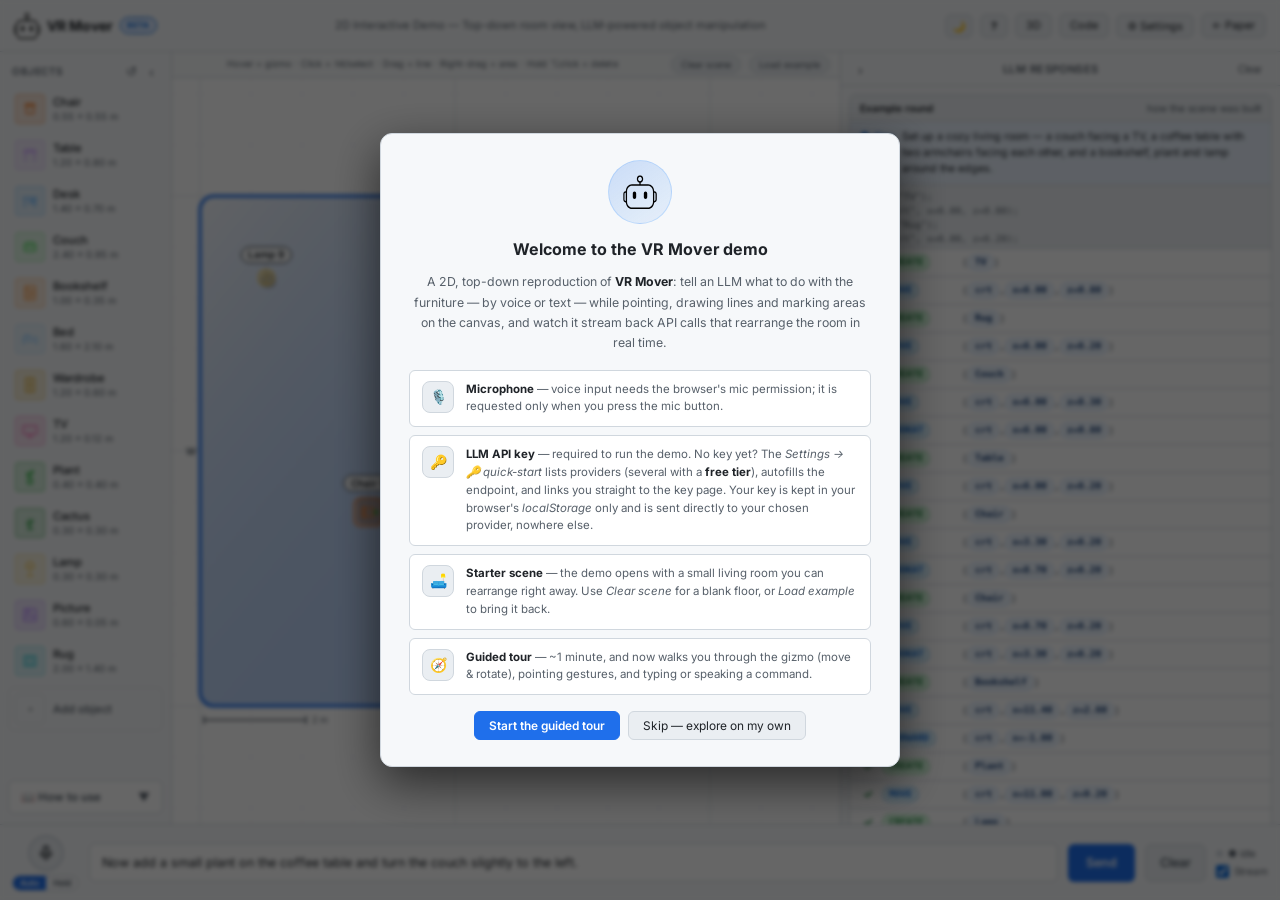
<file: demo.html>
<!DOCTYPE html>
<html lang="en">
<head>
  <meta charset="UTF-8">
  <meta name="viewport" content="width=device-width, initial-scale=1.0, maximum-scale=1.0, user-scalable=no, viewport-fit=cover">
  <meta name="mobile-web-app-capable" content="yes">
  <meta name="apple-mobile-web-app-capable" content="yes">
  <meta name="apple-mobile-web-app-status-bar-style" content="black-translucent">
  <meta name="theme-color" content="#0d1117">
  <title>VR Mover · Interactive 2D Demo</title>
  <link rel="icon" type="image/svg+xml" href="assets/favicon.svg">
  <link rel="preconnect" href="https://fonts.googleapis.com">
  <link rel="preconnect" href="https://fonts.gstatic.com" crossorigin>
  <link href="https://fonts.googleapis.com/css2?family=Inter:wght@300;400;500;600;700&display=swap" rel="stylesheet">
  <link rel="stylesheet" href="js/demo.css?v=17">
  <!-- Apply the saved/system theme before first paint to avoid a flash. Shares
       the localStorage 'theme' key with the project page. -->
  <script>
    (function () {
      var t = localStorage.getItem('theme')
        || (window.matchMedia && window.matchMedia('(prefers-color-scheme: dark)').matches ? 'dark' : 'light');
      document.documentElement.setAttribute('data-theme', t);
    })();
  </script>
</head>
<body>

<!-- ── App root ──────────────────────────────────────────── -->
<div id="app">

  <!-- Header -->
  <header id="header">
    <a class="logo" href="index.html">
      <img src="assets/vr-mover-logo-wo-text.svg" alt="VR Mover logo">
      <span class="logo-text">VR Mover</span>
      <span class="beta-badge" title="This interactive demo is a work-in-progress reproduction">BETA</span>
    </a>
    <span class="subtitle" id="subtitle">2D Interactive Demo — Top-down room view, LLM-powered object manipulation</span>
    <button class="btn btn-icon" id="btn-menu" title="Menu">☰</button>
    <div class="header-actions" id="header-actions">
      <button class="btn btn-icon" id="theme-toggle" title="Toggle light / dark"><span id="theme-icon">🌙</span></button>
      <button class="btn btn-icon" id="btn-help" title="Intro &amp; guided tour">?</button>
      <a href="demo3d.html" class="btn" title="Switch to the 3D perspective demo">3D</a>
      <a href="code/" class="btn">Code</a>
      <button class="btn" id="btn-settings">⚙ Settings</button>
      <a href="index.html" class="btn">← Paper</a>
    </div>
  </header>

  <!-- Edge buttons to re-open a collapsed sidebar -->
  <button id="expand-palette" class="edge-expand edge-expand-l" title="Show objects">›</button>
  <button id="expand-resp" class="edge-expand edge-expand-r" title="Show responses">‹</button>

  <!-- Palette / object catalog -->
  <aside id="palette">
    <div class="palette-head">
      <h3>Objects</h3>
      <div class="ph-actions">
        <button id="palette-restore" title="Restore default catalog">↺</button>
        <button id="palette-collapse" class="side-collapse" title="Collapse sidebar">‹</button>
      </div>
    </div>
    <div id="prefab-list"><!-- populated by JS (objects + Add entry) --></div>
    <div id="instructions" class="palette-instructions">
      <div id="instructions-toggle">
        <span>📖 How to use</span>
        <span class="arrow">▼</span>
      </div>
      <div id="instructions-body">
        <ol>
          <li><strong>Set API key:</strong> open <em>Settings</em> → <em>🔑 quick-start</em> picks a provider (some free) and autofills it; paste your key.</li>
          <li><strong>Hover</strong> an object → gizmo: drag the <em>centre square</em> to move, the <em>green forward handle</em> to rotate (scroll wheel also rotates).</li>
          <li><strong>Click empty floor</strong> → hit-point + <span class="ibadge ibadge-h">h1</span> badge.</li>
          <li><strong>Click object</strong> → select + <span class="ibadge ibadge-o">o1</span>; click again to deselect.</li>
          <li><strong>Left-drag</strong> floor → line <span class="ibadge ibadge-l">l1</span>; <strong>right-drag</strong> → area <span class="ibadge ibadge-a">a1</span>.</li>
          <li><strong>Hold right-click</strong> on object (~0.6 s) → delete (long-press on touch).</li>
          <li><strong>Voice:</strong> <em>Auto</em> = continuous + auto-submit; <em>Hold</em> = push-to-talk.</li>
          <li>Delete a badge with <kbd class="kbd">⌫</kbd> — the canvas marker is removed too.</li>
        </ol>
      </div>
    </div>
    <div class="col-resizer col-resizer-r" id="resize-palette" title="Drag to resize"></div>
  </aside>

  <!-- Canvas area -->
  <main id="canvas-area">
    <!-- Mobile: shows/hides the object drawer (floating top-left pill). -->
    <button id="palette-toggle" title="Show / hide the object list" aria-label="Objects">▦ Objects</button>
    <span class="beta-badge beta-badge-mobile" title="Work-in-progress reproduction">BETA</span>
    <div class="canvas-chrome" id="canvas-chrome">
      <p id="legend">Hover = gizmo · Click = hit/select · Drag = line · Right-drag = area · Hold ⌥click = delete</p>
      <button id="clear-scene" title="Remove every object and marker from the scene">Clear scene</button>
      <button id="load-example" title="Reload the starter living-room scene">Load example</button>
    </div>
    <div class="canvas-viewport" id="canvas-viewport">
      <canvas id="room-canvas"></canvas>
    </div>
  </main>

  <!-- Response panel -->
  <aside id="resp-panel">
    <div class="col-resizer col-resizer-l" id="resize-resp" title="Drag to resize"></div>
    <div id="resp-header">
      <button id="resp-collapse" class="side-collapse" title="Collapse sidebar">›</button>
      <h3>LLM Responses</h3>
      <button id="resp-clear">Clear</button>
    </div>
    <div id="resp-log">
      <div id="resp-placeholder">
        Configure your API key in Settings, then speak or type a command.
      </div>
    </div>
  </aside>

  <!-- Input bar -->
  <div id="input-bar">
    <div id="mic-cluster">
      <button id="stt-btn" title="Microphone">
        <svg viewBox="0 0 24 24" fill="none" stroke="currentColor" stroke-width="2" stroke-linecap="round">
          <rect x="9" y="3" width="6" height="11" rx="3"/>
          <path d="M5 11a7 7 0 0 0 14 0M12 18v3"/>
        </svg>
      </button>
      <div id="voice-mode" title="Voice input mode">
        <button class="vm-btn active" id="vm-auto" data-mode="auto">Auto</button>
        <button class="vm-btn" id="vm-hold" data-mode="hold">Hold</button>
      </div>
    </div>
    <div id="editor-wrap">
      <div id="editor" contenteditable="true" data-placeholder='Type or speak… e.g. "Put a chair here" then click the canvas'></div>
    </div>
    <button id="send-btn" title="Send (Enter)">Send</button>
    <button id="clear-input" title="Clear the message &amp; markers">Clear</button>
    <div id="input-controls">
      <div class="toggle-row">
        <span id="status-dot"></span>
        <span id="status-text">idle</span>
      </div>
      <div class="toggle-row">
        <input type="checkbox" id="chk-stream" checked>
        <label for="chk-stream">Stream</label>
      </div>
    </div>
  </div>

  <!-- Mobile tab switcher -->
  <nav id="mobile-tabs">
    <button class="mtab active" id="mtab-scene">Scene</button>
    <button class="mtab" id="mtab-resp">Responses</button>
  </nav>

</div><!-- #app -->

<!-- ── Drag ghost ─────────────────────────────────────────── -->
<div id="drag-ghost"></div>

<!-- ── Toast container ───────────────────────────────────── -->
<div id="toast-container"></div>

<!-- ── Welcome modal ─────────────────────────────────────── -->
<div class="modal-overlay" id="welcome-overlay">
  <div class="modal" id="welcome-modal">
    <div class="modal-icon">
      <span class="logo-disc"><img src="assets/vr-mover-logo-wo-text.svg" alt=""></span>
    </div>
    <h2>Welcome to the VR Mover demo</h2>
    <p class="modal-lead">
      A 2D, top-down reproduction of <strong>VR Mover</strong>: tell an LLM what to do with the
      furniture — by voice or text — while pointing, drawing lines and marking areas on the canvas,
      and watch it stream back API calls that rearrange the room in real time.
    </p>
    <ul class="modal-points">
      <li>
        <span class="mp-icon">🎙️</span>
        <div><strong>Microphone</strong> — voice input needs the browser's mic permission; it is requested only when you press the mic button.</div>
      </li>
      <li>
        <span class="mp-icon">🔑</span>
        <div><strong>LLM API key</strong> — required to run the demo. No key yet? The <em>Settings → 🔑 quick-start</em> lists providers (several with a <strong>free tier</strong>), autofills the endpoint, and links you straight to the key page. Your key is kept in your browser's <em>localStorage</em> only and is sent directly to your chosen provider, nowhere else.</div>
      </li>
      <li>
        <span class="mp-icon">🛋️</span>
        <div><strong>Starter scene</strong> — the demo opens with a small living room you can rearrange right away. Use <em>Clear scene</em> for a blank floor, or <em>Load example</em> to bring it back.</div>
      </li>
      <li>
        <span class="mp-icon">🧭</span>
        <div><strong>Guided tour</strong> — ~1 minute, and now walks you through the gizmo (move &amp; rotate), pointing gestures, and typing or speaking a command.</div>
      </li>
    </ul>
    <div class="modal-actions">
      <button class="btn btn-primary" id="welcome-tour">Start the guided tour</button>
      <button class="btn" id="welcome-skip">Skip — explore on my own</button>
    </div>
  </div>
</div>

<!-- ── Object catalog editor modal ───────────────────────── -->
<div class="modal-overlay" id="editor-overlay">
  <div class="modal modal-wide" id="obj-editor">
    <h2 id="oe-title">Edit object</h2>
    <div class="oe-grid">
      <div class="oe-fields">
        <div class="field">
          <label for="oe-name">Name <span class="counter" id="oe-name-count">0/20</span></label>
          <input type="text" id="oe-name" maxlength="20" placeholder="Chair">
        </div>
        <div class="field">
          <label for="oe-desc">Description <span class="counter" id="oe-desc-count">0/120</span></label>
          <textarea id="oe-desc" maxlength="120" rows="3" placeholder="A standard four-legged chair"></textarea>
          <div class="hint">Sent to the LLM as part of the prefab catalog.</div>
        </div>
        <div class="oe-dims">
          <div class="field">
            <label for="oe-w">Width (m)</label>
            <input type="number" id="oe-w" min="0.05" max="5" step="0.05" value="0.5">
          </div>
          <div class="field">
            <label for="oe-d">Depth (m)</label>
            <input type="number" id="oe-d" min="0.05" max="5" step="0.05" value="0.5">
          </div>
        </div>
        <div class="hint">The bounding box always equals this size.</div>
        <div class="field">
          <label>Icon</label>
          <div id="oe-icons"><!-- icon picker populated by JS --></div>
        </div>
      </div>
      <div class="oe-preview-col">
        <label>Live preview</label>
        <canvas id="oe-preview" width="240" height="200"></canvas>
        <div class="hint">Rendered exactly as on the main canvas.</div>
      </div>
    </div>
    <div class="hint" id="oe-note">Catalog changes update the LLM system prompt immediately (the conversation history starts fresh).</div>
    <div class="modal-actions">
      <button class="btn btn-primary" id="oe-save">Save</button>
      <button class="btn" id="oe-cancel">Cancel</button>
      <button class="btn btn-danger" id="oe-delete" style="margin-left:auto">Delete</button>
    </div>
  </div>
</div>

<!-- ── Settings modal ────────────────────────────────────── -->
<div class="modal-overlay" id="settings-overlay">
 <div class="modal modal-wide" id="settings-modal">
  <div id="settings-header">
    <h2>⚙ Settings</h2>
    <button id="settings-close" title="Close">✕</button>
  </div>
  <div id="settings-body">

    <!-- Quick start: get a key + autofill a provider -->
    <div class="settings-group">
      <div class="quickstart" id="quickstart">
        <div class="quickstart-head" id="quickstart-toggle">
          <span>🔑 No API key yet? Set one up in ~1 minute</span>
          <span class="arrow">▼</span>
        </div>
        <div class="quickstart-body">
          <p class="hint">
            The demo talks directly from your browser to any <strong>OpenAI-compatible</strong> chat API.
            Pick a provider to auto-fill the endpoint and a suggested model, then paste the key you create.
            Some providers have a <strong>free tier</strong> — no card needed.
          </p>
          <div class="field">
            <label for="s-provider">Provider preset</label>
            <select id="s-provider">
              <option value="openai">OpenAI — GPT-4o (paid)</option>
              <option value="openrouter">OpenRouter — many models, some free</option>
              <option value="azure">Azure OpenAI — GPT-4o</option>
              <option value="moonshot">Kimi · Moonshot</option>
              <option value="siliconflow">SiliconFlow (CN) — free tier</option>
              <option value="anthropic">Claude · Anthropic API</option>
              <option value="custom" selected>Custom / other (don't change my fields)</option>
            </select>
            <div class="hint" id="s-provider-note">
              Choose a provider above to autofill the Base URL &amp; model, with a link to create a key.
            </div>
            <div class="provider-links" id="s-provider-link"></div>
          </div>
        </div>
      </div>
    </div>

    <div class="settings-group">
      <h4>LLM API</h4>
      <div class="field">
        <label for="s-baseurl">Base URL</label>
        <input type="text" id="s-baseurl" placeholder="https://api.openai.com/v1">
        <div class="hint">OpenAI-compatible endpoint. For Azure: https://&lt;resource&gt;.openai.azure.com/openai/deployments/&lt;deployment&gt;</div>
      </div>
      <div class="field">
        <label for="s-apikey">API Key</label>
        <input type="password" id="s-apikey" placeholder="sk-…">
        <div class="hint">
          Stored in your browser's <em>localStorage</em> only — it is sent <strong>directly to your chosen provider</strong> and nowhere else.
          Don't have one? <a href="#" id="s-getkey-link" target="_blank" rel="noopener noreferrer">Get a key →</a>
        </div>
      </div>
      <div class="field">
        <label for="s-model">Model</label>
        <input type="text" id="s-model" placeholder="gpt-4o">
        <div class="hint">The model sets the trade-off between <strong>intelligence</strong> and <strong>response speed</strong>: bigger models (GPT-4-class, Claude Opus/Sonnet) reason more reliably about placement &amp; spatial relationships but stream slower; smaller/faster ones (mini · flash · 8B) reply quickly but more often misplace or misjudge objects.</div>
      </div>
      <div class="field">
        <label for="s-auth">Auth Style</label>
        <select id="s-auth">
          <option value="bearer">Bearer token (OpenAI, Groq, OpenRouter…)</option>
          <option value="api-key">api-key header (Azure OpenAI)</option>
        </select>
      </div>
      <div class="field">
        <label for="s-maxtok">Max Tokens</label>
        <input type="number" id="s-maxtok" value="2048" min="64" max="8192" step="64">
      </div>
    </div>

    <div class="settings-group">
      <h4>Context &amp; Behaviour</h4>
      <div class="field">
        <label for="s-ctxlen">Context window (pairs)</label>
        <div class="range-row">
          <input type="range" id="s-ctxlen" min="1" max="20" value="5">
          <span class="range-val" id="s-ctxlen-val">5</span>
        </div>
        <div class="hint">Number of recent user/assistant turns kept in context.</div>
      </div>
      <div class="field">
        <label for="s-delay">Speech-confirm delay (ms)</label>
        <div class="range-row">
          <input type="range" id="s-delay" min="200" max="3000" value="600" step="100">
          <span class="range-val" id="s-delay-val">600</span>
        </div>
        <div class="hint">Silence after speech ends before auto-submit (Auto voice mode).</div>
      </div>
      <div class="field">
        <label for="s-temp">Temperature</label>
        <div class="range-row">
          <input type="range" id="s-temp" min="0" max="1" value="0.3" step="0.05">
          <span class="range-val" id="s-temp-val">0.3</span>
        </div>
      </div>
      <div class="field">
        <label for="s-lang">STT Language</label>
        <select id="s-lang">
          <option value="en-US">English (US) — en-US</option>
          <option value="zh-CN">中文 · 普通话 (简体) — zh-CN</option>
          <option value="ar-SA">العربية — ar-SA</option>
          <option value="cs-CZ">Čeština — cs-CZ</option>
          <option value="da-DK">Dansk — da-DK</option>
          <option value="nl-NL">Nederlands — nl-NL</option>
          <option value="en-AU">English (Australia) — en-AU</option>
          <option value="en-CA">English (Canada) — en-CA</option>
          <option value="en-GB">English (UK) — en-GB</option>
          <option value="en-IN">English (India) — en-IN</option>
          <option value="fi-FI">Suomi — fi-FI</option>
          <option value="fr-CA">Français (Canada) — fr-CA</option>
          <option value="fr-FR">Français (France) — fr-FR</option>
          <option value="de-DE">Deutsch — de-DE</option>
          <option value="el-GR">Ελληνικά — el-GR</option>
          <option value="he-IL">עברית — he-IL</option>
          <option value="hi-IN">हिन्दी — hi-IN</option>
          <option value="hu-HU">Magyar — hu-HU</option>
          <option value="id-ID">Indonesia — id-ID</option>
          <option value="it-IT">Italiano — it-IT</option>
          <option value="ja-JP">日本語 — ja-JP</option>
          <option value="ko-KR">한국어 — ko-KR</option>
          <option value="ms-MY">Melayu — ms-MY</option>
          <option value="nb-NO">Norsk Bokmål — nb-NO</option>
          <option value="pl-PL">Polski — pl-PL</option>
          <option value="pt-BR">Português (Brasil) — pt-BR</option>
          <option value="pt-PT">Português (Portugal) — pt-PT</option>
          <option value="ro-RO">Română — ro-RO</option>
          <option value="ru-RU">Русский — ru-RU</option>
          <option value="es-ES">Español (España) — es-ES</option>
          <option value="es-MX">Español (México) — es-MX</option>
          <option value="sv-SE">Svenska — sv-SE</option>
          <option value="ta-IN">தமிழ் — ta-IN</option>
          <option value="te-IN">తెలుగు — te-IN</option>
          <option value="th-TH">ไทย — th-TH</option>
          <option value="tr-TR">Türkçe — tr-TR</option>
          <option value="uk-UA">Українська — uk-UA</option>
          <option value="vi-VN">Tiếng Việt — vi-VN</option>
          <option value="zh-HK">中文 · 粵語 (香港) — zh-HK</option>
          <option value="zh-TW">中文 · 國語 (台灣) — zh-TW</option>
        </select>
      </div>
    </div>

    <div class="settings-group">
      <h4>System Prompt</h4>
      <div class="field">
        <textarea id="s-sysprompt" rows="10" placeholder="Leave blank to use the bundled system prompt from prompts/system_api.txt"></textarea>
        <div class="hint">Override the system prompt sent to the LLM. Placeholders &lt;prefabs_info&gt;, &lt;room_info&gt;, &lt;env_objects&gt; are substituted at runtime.</div>
      </div>
      <div style="display:flex;gap:6px;margin-top:6px">
        <button class="btn" id="s-reset-prompt">Reset to default</button>
        <button class="btn" id="s-view-prompt">Preview resolved</button>
      </div>
    </div>

    <div class="settings-group">
      <h4>Room</h4>
      <div class="field">
        <label for="s-room-w">Room width (m)</label>
        <input type="number" id="s-room-w" value="12" min="4" max="30" step="0.5">
      </div>
      <div class="field">
        <label for="s-room-d">Room depth (m)</label>
        <input type="number" id="s-room-d" value="10" min="4" max="30" step="0.5">
      </div>
    </div>

  </div>
  <div class="settings-footer">
    <button class="btn btn-primary" id="s-save">Save</button>
    <button class="btn" id="s-cancel">Cancel</button>
    <button class="btn btn-danger" id="s-clear-key" style="margin-left:auto">Clear key</button>
  </div>
 </div><!-- #settings-modal -->
</div><!-- #settings-overlay -->

<script type="module" src="js/demo.js?v=7"></script>
</body>
</html>
</file>
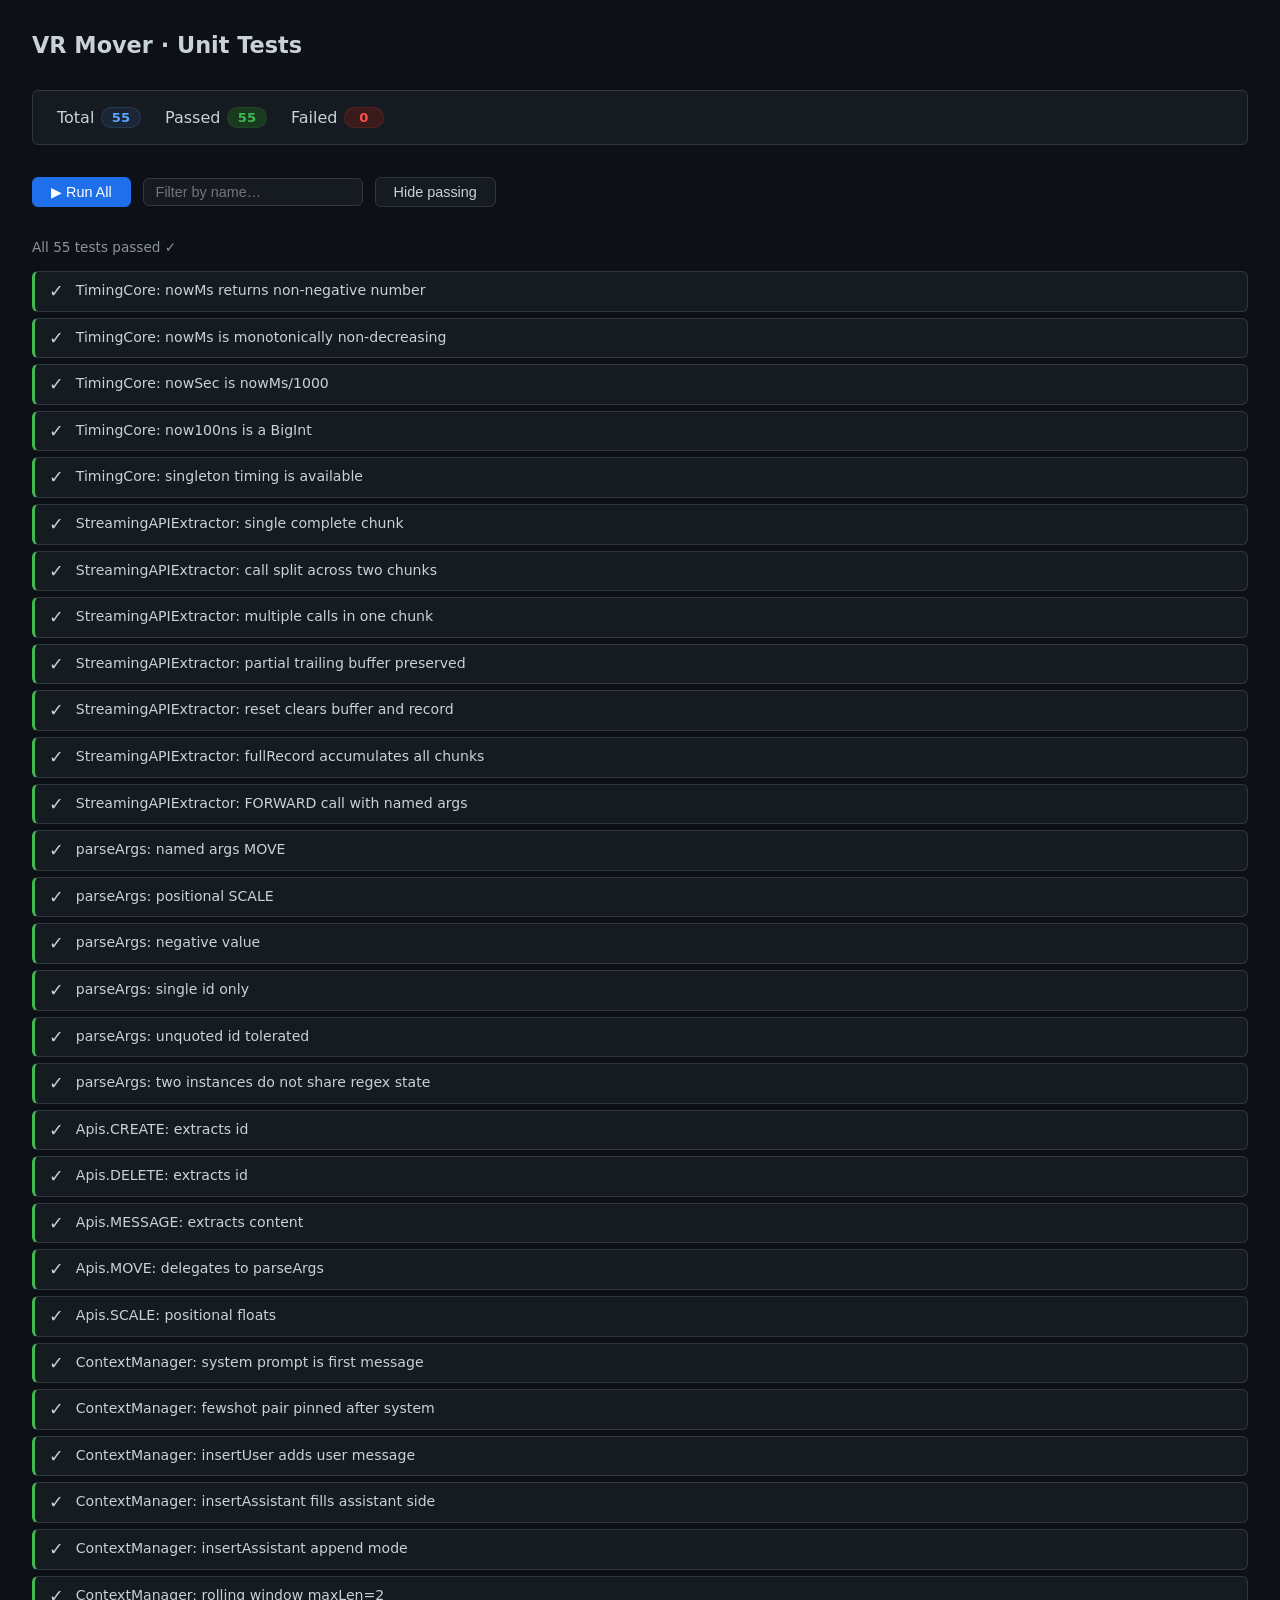
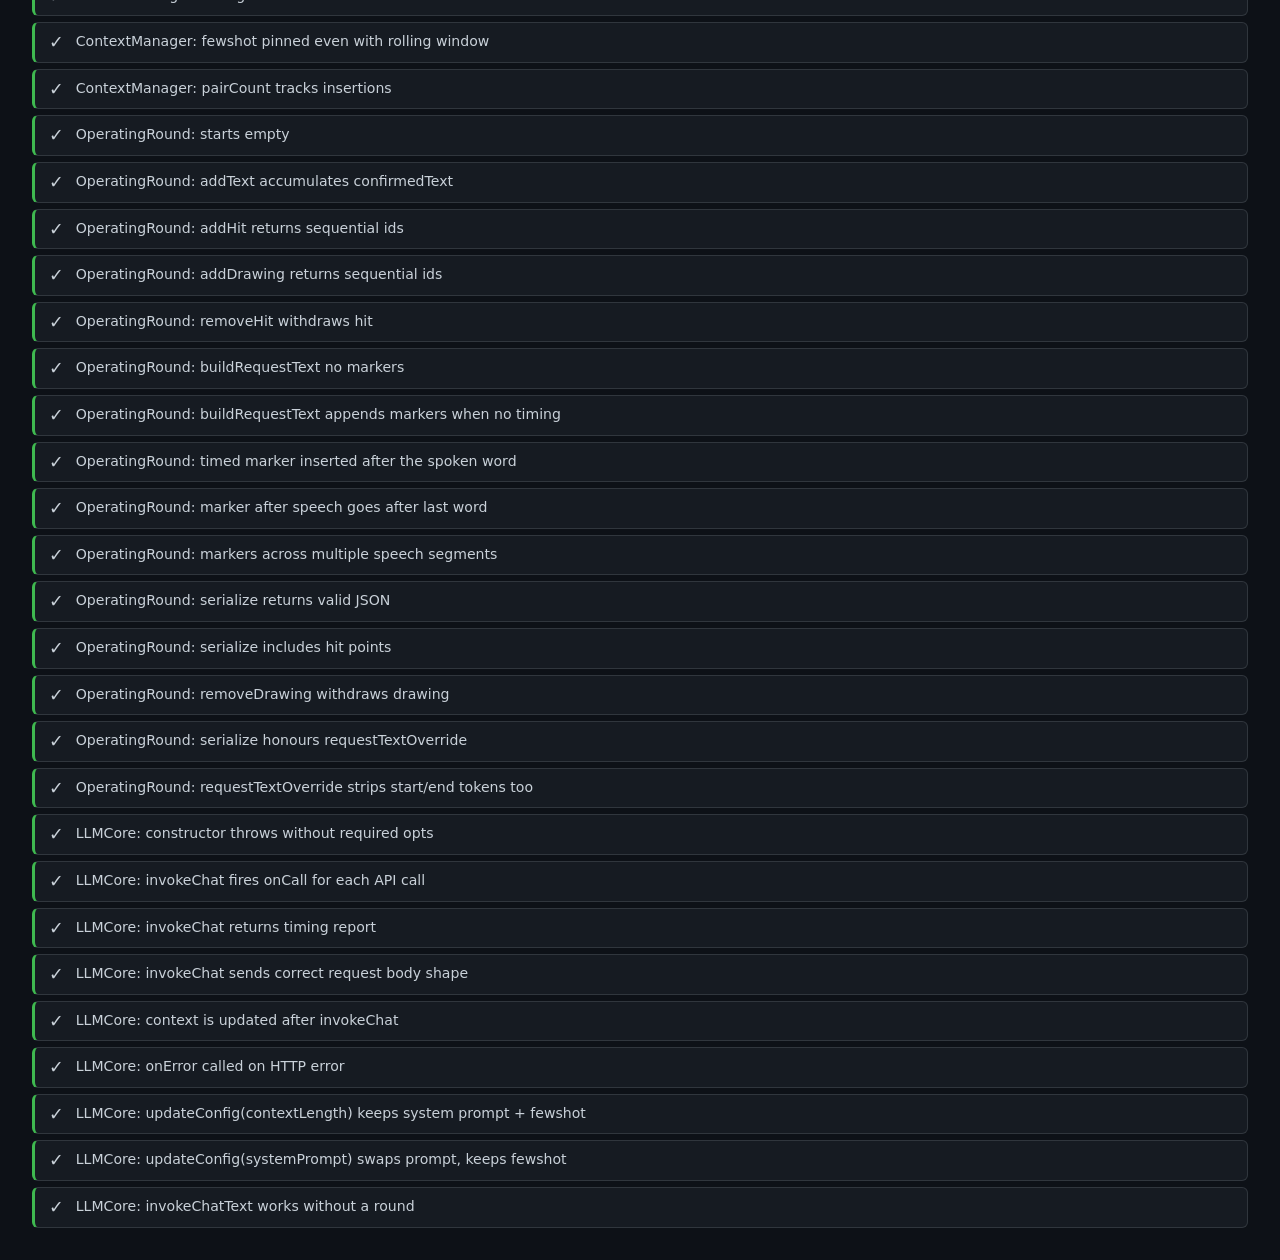
<file: tests.html>
<!DOCTYPE html>
<html lang="en">
<head>
  <meta charset="UTF-8">
  <meta name="viewport" content="width=device-width, initial-scale=1.0">
  <title>VR Mover · Unit Tests</title>
  <style>
    :root {
      --bg: #0d1117;
      --surface: #161b22;
      --border: #30363d;
      --text: #c9d1d9;
      --muted: #8b949e;
      --green: #3fb950;
      --red: #f85149;
      --yellow: #d29922;
      --blue: #58a6ff;
      --radius: 6px;
      font-family: 'Segoe UI', system-ui, -apple-system, sans-serif;
    }
    * { box-sizing: border-box; margin: 0; padding: 0; }
    body {
      background: var(--bg);
      color: var(--text);
      padding: 2rem;
      min-height: 100vh;
    }
    header {
      display: flex;
      align-items: center;
      gap: 1rem;
      margin-bottom: 2rem;
    }
    header h1 { font-size: 1.4rem; font-weight: 600; }
    header a {
      font-size: 0.85rem;
      color: var(--blue);
      text-decoration: none;
    }
    #summary {
      display: flex;
      gap: 1.5rem;
      margin-bottom: 2rem;
      padding: 1rem 1.5rem;
      background: var(--surface);
      border: 1px solid var(--border);
      border-radius: var(--radius);
      font-size: 1rem;
    }
    #summary .stat { display: flex; align-items: center; gap: 0.4rem; }
    .badge {
      display: inline-block;
      padding: 2px 10px;
      border-radius: 12px;
      font-size: 0.82rem;
      font-weight: 600;
      min-width: 2.5rem;
      text-align: center;
    }
    .badge-pass  { background: #1a3a1f; color: var(--green); border: 1px solid #2ea04326; }
    .badge-fail  { background: #3a1a1a; color: var(--red);   border: 1px solid #f8514926; }
    .badge-run   { background: #1c2535; color: var(--blue);  border: 1px solid #58a6ff26; }
    #controls { margin-bottom: 2rem; display: flex; gap: .75rem; align-items: center; }
    button {
      padding: 6px 18px;
      border-radius: var(--radius);
      border: 1px solid var(--border);
      background: var(--surface);
      color: var(--text);
      font-size: 0.9rem;
      cursor: pointer;
      transition: background 0.15s;
    }
    button:hover { background: #21262d; }
    button.primary { background: #1f6feb; border-color: #1f6feb; color: #fff; }
    button.primary:hover { background: #388bfd; }
    #filter {
      padding: 5px 12px;
      border-radius: var(--radius);
      border: 1px solid var(--border);
      background: var(--surface);
      color: var(--text);
      font-size: 0.9rem;
      width: 220px;
    }
    #results { display: flex; flex-direction: column; gap: 6px; }
    .result {
      display: flex;
      align-items: flex-start;
      gap: .75rem;
      padding: 10px 14px;
      border-radius: var(--radius);
      border: 1px solid var(--border);
      background: var(--surface);
      font-size: 0.88rem;
    }
    .result.pass { border-left: 3px solid var(--green); }
    .result.fail { border-left: 3px solid var(--red); background: #1a0d0d; }
    .result-icon { font-size: 1.1rem; line-height: 1; flex-shrink: 0; margin-top: 1px; }
    .result-name { flex: 1; color: var(--text); }
    .result-err  {
      margin-top: 4px;
      font-family: 'Cascadia Code', 'Fira Code', monospace;
      font-size: 0.8rem;
      color: var(--red);
      white-space: pre-wrap;
    }
    #progress {
      font-size: 0.85rem;
      color: var(--muted);
      min-height: 1.5rem;
      margin-bottom: .5rem;
    }
    .hidden { display: none !important; }
  </style>
</head>
<body>
  <header>
    <h1>VR Mover · Unit Tests</h1>
  </header>

  <div id="summary">
    <div class="stat">Total <span id="stat-total" class="badge badge-run">—</span></div>
    <div class="stat">Passed <span id="stat-pass" class="badge badge-pass">—</span></div>
    <div class="stat">Failed <span id="stat-fail" class="badge badge-fail">—</span></div>
  </div>

  <div id="controls">
    <button class="primary" id="btn-run">▶ Run All</button>
    <input id="filter" placeholder="Filter by name…" type="search" />
    <button id="btn-toggle-pass">Hide passing</button>
  </div>

  <div id="progress"></div>
  <div id="results"></div>

  <script type="module">
    import { run } from './js/vr-mover.test.js';

    const container = document.getElementById('results');
    const progress  = document.getElementById('progress');
    const statTotal = document.getElementById('stat-total');
    const statPass  = document.getElementById('stat-pass');
    const statFail  = document.getElementById('stat-fail');
    const filterEl  = document.getElementById('filter');
    let hidePass = false;

    function render(results) {
      const q = filterEl.value.toLowerCase();
      container.innerHTML = '';
      for (const r of results) {
        if (q && !r.name.toLowerCase().includes(q)) continue;
        if (hidePass && r.ok) continue;

        const el = document.createElement('div');
        el.className = `result ${r.ok ? 'pass' : 'fail'}`;
        el.innerHTML = `
          <span class="result-icon">${r.ok ? '✓' : '✗'}</span>
          <div>
            <div class="result-name">${r.name}</div>
            ${r.error ? `<div class="result-err">${r.error}</div>` : ''}
          </div>`;
        container.appendChild(el);
      }
    }

    document.getElementById('btn-toggle-pass').addEventListener('click', e => {
      hidePass = !hidePass;
      e.target.textContent = hidePass ? 'Show passing' : 'Hide passing';
      if (window._lastResults) render(window._lastResults);
    });

    filterEl.addEventListener('input', () => {
      if (window._lastResults) render(window._lastResults);
    });

    document.getElementById('btn-run').addEventListener('click', async () => {
      container.innerHTML = '';
      statTotal.textContent = statPass.textContent = statFail.textContent = '…';
      progress.textContent = 'Running tests…';

      let result;
      try {
        result = await run();
      } catch (err) {
        progress.textContent = `Fatal error: ${err.message}`;
        return;
      }

      window._lastResults = result.results;
      const { passed, failed, results } = result;
      const total = passed + failed;

      statTotal.textContent = total;
      statPass.textContent = passed;
      statFail.textContent = failed;
      progress.textContent = failed === 0
        ? `All ${total} tests passed ✓`
        : `${failed} of ${total} tests failed`;

      render(results);
    });

    // Auto-run on load
    document.getElementById('btn-run').click();
  </script>
</body>
</html>
</file>
<file: js/demo.css>
/* ============================================================
   VR Mover · Interactive 2D Demo  —  demo.css
   ============================================================ */

:root {
  /* Safe-area insets (Dynamic Island / notch / rounded corners), exposed as CSS
     vars so both CSS and JS (tour.js) can keep UI out of the unsafe regions. */
  --sa-t: env(safe-area-inset-top, 0px);
  --sa-r: env(safe-area-inset-right, 0px);
  --sa-b: env(safe-area-inset-bottom, 0px);
  --sa-l: env(safe-area-inset-left, 0px);
  /* Dark theme (default / fallback). Synced with the project page via the
     [data-theme] attribute on <html> and the shared localStorage 'theme' key. */
  --bg:        #0d1117;
  --surface:   #161b22;
  --surface2:  #21262d;
  --border:    #30363d;
  --text:      #c9d1d9;
  --muted:     #8b949e;
  --accent:    #58a6ff;
  --accent2:   #388bfd;
  --green:     #3fb950;
  --red:       #f85149;
  --yellow:    #d29922;
  --orange:    #e3b341;
  --purple:    #bc8cff;
  --teal:      #39d353;
  --hover:     #2d333b;       /* button / row hover */
  --active-bg: #0a1e36;       /* accent-tinted active surface */
  --logo-filter: brightness(0) invert(1);   /* near-black artwork → white */

  /* Canvas palette — read into the JS COLOURS object so the scene re-themes. */
  --c-bg:        #0d1117;
  --c-grid:      #1a1f27;
  --c-grid-main: #21262d;
  --c-room-fill: #10141a;
  --c-wall:      #58a6ff;

  --radius:    6px;
  --header-h:  52px;
  --palette-w: 172px;
  --resp-w:    440px;
  --input-h:   76px;
  --font:      'Inter', 'Segoe UI', system-ui, -apple-system, sans-serif;
  --mono:      'SFMono-Regular', Consolas, monospace;
}

/* Light theme — mirrors the project page's GitHub-light palette. */
:root[data-theme="light"] {
  --bg:        #ffffff;
  --surface:   #f6f8fa;
  --surface2:  #eaeef2;
  --border:    #d0d7de;
  --text:      #1f2328;
  --muted:     #57606a;
  --accent:    #0969da;
  --accent2:   #1f6feb;
  --hover:     #eaeef2;
  --active-bg: #ddeaff;
  --logo-filter: brightness(0);              /* near-black artwork → black */

  --c-bg:        #ffffff;
  --c-grid:      #eef1f4;
  --c-grid-main: #dbe1e8;
  --c-room-fill: #f3f6fa;
  --c-wall:      #1f6feb;
}

*, *::before, *::after { box-sizing: border-box; margin: 0; padding: 0; }
[hidden] { display: none !important; }

html, body {
  height: 100%;
  overflow: hidden;
  background: var(--bg);
  color: var(--text);
  font-family: var(--font);
  font-size: 14px;
  line-height: 1.4;
}

/* ── Layout grid ─────────────────────────────────────────── */
#app {
  display: grid;
  grid-template-rows: var(--header-h) 1fr var(--input-h);
  grid-template-columns: var(--palette-w) minmax(0, 1fr) minmax(200px, var(--resp-w));
  grid-template-areas:
    "header  header  header"
    "palette canvas  resp"
    "input   input   input";
  height: 100vh;
  height: 100dvh;
  width: 100vw;
}

/* ── Header ──────────────────────────────────────────────── */
#header {
  grid-area: header;
  position: relative;
  display: flex;
  align-items: center;
  padding: 0 1rem;
  background: var(--surface);
  border-bottom: 1px solid var(--border);
  gap: 0.75rem;
  z-index: 30;
}
#header .logo {
  display: flex;
  align-items: center;
  gap: 0.5rem;
  font-weight: 700;
  font-size: 1rem;
  color: var(--text);
  text-decoration: none;
  flex-shrink: 0;
}
/* The logo artwork is near-black — render it white on the dark theme */
#header .logo img {
  width: 26px;
  height: 26px;
  filter: var(--logo-filter);
}
/* Subtitle flows between the logo and the actions and truncates rather than
   overlapping the buttons on narrow widths. */
#header .subtitle {
  flex: 1;
  min-width: 0;
  text-align: center;
  font-size: 0.8rem;
  color: var(--muted);
  white-space: nowrap;
  pointer-events: none;
  overflow: hidden;
  text-overflow: ellipsis;
}
#header .header-actions {
  display: flex;
  gap: 0.5rem;
  align-items: center;
  flex-shrink: 0;
}
#header .header-actions .btn {
  font-size: 0.78rem;
  padding: 4px 10px;
  text-decoration: none;
}
.btn-icon {
  width: 28px;
  padding: 4px 0 !important;
  text-align: center;
  font-weight: 700;
}
#btn-menu { display: none; margin-left: auto; }

/* ── Palette ─────────────────────────────────────────────── */
/* "BETA" tag next to the logo — the demos are a work-in-progress reproduction. */
.beta-badge {
  font-size: 0.58rem;
  font-weight: 700;
  letter-spacing: 0.08em;
  padding: 2px 6px;
  border-radius: 999px;
  background: var(--active-bg);
  color: var(--accent);
  border: 1px solid var(--accent);
  vertical-align: middle;
  flex-shrink: 0;
}
/* Second badge instance for mobile (the header logo is hidden there). */
.beta-badge-mobile { display: none; }

/* The "▦ Objects" drawer toggle is a mobile-only control (shown in the @media
   block below); on desktop the palette is a permanent sidebar, so hide it. */
#palette-toggle { display: none; }
#palette {
  grid-area: palette;
  position: relative;
  background: var(--surface);
  border-right: 1px solid var(--border);
  display: flex;
  flex-direction: column;
  overflow: hidden;
  padding: 10px 8px;
  min-height: 0;
}
#prefab-list {
  flex: 1;
  min-height: 0;
  overflow-y: auto;
}
.palette-head {
  display: flex;
  align-items: center;
  justify-content: space-between;
  padding: 2px 4px 8px;
}
.palette-head h3 {
  font-size: 0.72rem;
  font-weight: 600;
  letter-spacing: 0.05em;
  color: var(--muted);
  text-transform: uppercase;
}
#palette-restore {
  background: none;
  border: none;
  color: var(--muted);
  cursor: pointer;
  font-size: 0.9rem;
  border-radius: 4px;
  padding: 0 5px;
}
#palette-restore:hover { color: var(--text); background: var(--surface2); }

.prefab-item {
  display: flex;
  align-items: center;
  gap: 8px;
  padding: 6px 6px;
  border-radius: var(--radius);
  cursor: grab;
  user-select: none;
  -webkit-user-select: none;
  border: 1px solid transparent;
  transition: background 0.1s, border-color 0.1s;
  margin-bottom: 2px;
  touch-action: none;
}
.prefab-item:hover  { background: var(--surface2); border-color: var(--border); }
.prefab-item:active { cursor: grabbing; }
.prefab-icon {
  width: 30px; height: 30px;
  border-radius: 4px;
  display: flex; align-items: center; justify-content: center;
  flex-shrink: 0;
  background: var(--surface2);
  border: 1px solid var(--border);
  color: var(--accent);
}
.prefab-icon.no-icon { color: var(--muted); font-size: 0.65rem; }
.prefab-info { flex: 1; min-width: 0; }
.prefab-name {
  font-size: 0.8rem;
  font-weight: 500;
  white-space: nowrap;
  overflow: hidden;
  text-overflow: ellipsis;
}
.prefab-dim  { font-size: 0.68rem; color: var(--muted); }
.prefab-edit {
  background: none;
  border: none;
  color: var(--muted);
  cursor: pointer;
  font-size: 0.8rem;
  padding: 3px 4px;
  border-radius: 4px;
  opacity: 0;
  transition: opacity .12s;
  flex-shrink: 0;
}
.prefab-item:hover .prefab-edit { opacity: 1; }
.prefab-edit:hover { color: var(--accent); background: var(--surface); }

/* "Add object" entry — same size/shape as an object row, dashed to read as an action. */
.prefab-add-item {
  width: 100%;
  border: 1px dashed var(--border);
  background: none;
  color: var(--muted);
  font-family: var(--font);
  text-align: left;
  margin-top: 4px;
  cursor: pointer;
}
.prefab-add-item:hover { color: var(--accent); border-color: var(--accent); background: var(--surface2); }
.prefab-add-item .prefab-icon { background: none; border-style: dashed; color: inherit; }
.prefab-add-item .prefab-name { color: inherit; font-weight: 500; }

/* ── Collapsible sidebars ─────────────────────────────────── */
.palette-head .ph-actions { display: flex; align-items: center; gap: 2px; }
.side-collapse {
  background: none; border: none; color: var(--muted);
  cursor: pointer; font-size: 1rem; line-height: 1;
  padding: 0 5px; border-radius: 4px;
}
.side-collapse:hover { color: var(--text); background: var(--surface2); }
#resp-collapse { order: -1; margin-right: 2px; }

.edge-expand {
  display: none;
  position: fixed;
  top: calc(var(--header-h) + 10px);
  z-index: 40;
  width: 22px; height: 46px;
  align-items: center; justify-content: center;
  background: var(--surface2);
  color: var(--accent);
  border: 1px solid var(--border);
  cursor: pointer;
  font-size: 1rem;
  box-shadow: 0 4px 14px rgba(0,0,0,0.3);
}
.edge-expand-l { left: 0; border-left: none; border-radius: 0 8px 8px 0; }
.edge-expand-r { right: 0; border-right: none; border-radius: 8px 0 0 8px; }

@media (min-width: 961px) {
  #app.palette-collapsed { grid-template-columns: 0 minmax(0, 1fr) minmax(200px, var(--resp-w)); }
  #app.resp-collapsed    { grid-template-columns: var(--palette-w) minmax(0, 1fr) 0; }
  #app.palette-collapsed.resp-collapsed { grid-template-columns: 0 minmax(0, 1fr) 0; }
  #app.palette-collapsed #palette { display: none; }
  #app.resp-collapsed #resp-panel { display: none; }
  #app.palette-collapsed #expand-palette { display: flex; }
  #app.resp-collapsed #expand-resp { display: flex; }
}

/* ── Draggable column resizers (sit on the inner edge of each sidebar) ── */
.col-resizer {
  position: absolute;
  top: 0;
  bottom: 0;
  width: 6px;
  cursor: col-resize;
  z-index: 6;
  background: transparent;
  transition: background .12s;
  touch-action: none;
}
.col-resizer-r { right: 0; }
.col-resizer-l { left: 0; }
.col-resizer:hover,
.col-resizer.dragging { background: color-mix(in srgb, var(--accent) 55%, transparent); }

/* ── Canvas area ─────────────────────────────────────────── */
#canvas-area {
  grid-area: canvas;
  display: flex;
  flex-direction: column;
  background: var(--bg);
  overflow: hidden;
  min-height: 0;
}
.canvas-chrome {
  flex-shrink: 0;
  display: flex;
  align-items: center;
  gap: 8px;
  padding: 3px 10px;
  border-bottom: 1px solid var(--border);
  background: color-mix(in srgb, var(--surface) 85%, transparent);
}
#legend {
  margin: 0;
  flex: 1;
  font-size: 0.65rem;
  color: var(--muted);
  text-align: center;
  line-height: 1.35;
  letter-spacing: 0.01em;
}
#clear-scene, #load-example {
  flex-shrink: 0;
  background: var(--surface2);
  border: 1px solid var(--border);
  color: var(--muted);
  font-size: 0.66rem;
  font-family: var(--font);
  padding: 3px 9px;
  border-radius: 999px;
  cursor: pointer;
  transition: color .12s, border-color .12s;
}
#clear-scene:hover { color: var(--red); border-color: var(--red); }
#load-example:hover { color: var(--accent); border-color: var(--accent); }
.canvas-viewport {
  flex: 1;
  min-height: 0;
  position: relative;
  overflow: hidden;
}
.canvas-viewport canvas {
  display: block;
  width: 100%;
  height: 100%;
  cursor: crosshair;
  touch-action: none;
}
.canvas-viewport canvas.cursor-grab     { cursor: grab; }
.canvas-viewport canvas.cursor-grabbing { cursor: grabbing; }
.canvas-viewport canvas.cursor-pointer  { cursor: pointer; }
.canvas-viewport canvas.cursor-rotate   { cursor: grab; }

/* ── Response panel ──────────────────────────────────────── */
#resp-panel {
  grid-area: resp;
  position: relative;
  background: var(--surface);
  border-left: 1px solid var(--border);
  display: flex;
  flex-direction: column;
  overflow: hidden;
  min-height: 0;
}
#resp-header {
  display: flex;
  align-items: center;
  justify-content: space-between;
  padding: 10px 12px 8px;
  border-bottom: 1px solid var(--border);
  flex-shrink: 0;
}
#resp-header h3 {
  font-size: 0.78rem;
  font-weight: 600;
  letter-spacing: 0.04em;
  color: var(--muted);
  text-transform: uppercase;
}
#resp-clear {
  font-size: 0.72rem;
  color: var(--muted);
  cursor: pointer;
  background: none;
  border: none;
  padding: 2px 6px;
  border-radius: 4px;
}
#resp-clear:hover { color: var(--red); background: var(--hover); }
#resp-log {
  flex: 1;
  min-height: 0;
  overflow-y: auto;
  padding: 8px;
  display: flex;
  flex-direction: column;
  gap: 8px;
  scroll-behavior: smooth;
}
#resp-placeholder {
  color: var(--muted);
  font-size: 0.78rem;
  padding: 8px 4px;
}

/* Round card */
.resp-card {
  background: var(--bg);
  border: 1px solid var(--border);
  border-radius: var(--radius);
  overflow: hidden;
  font-size: 0.76rem;
  flex-shrink: 0;
}
.resp-card-header {
  display: flex;
  align-items: center;
  justify-content: space-between;
  padding: 6px 10px;
  background: var(--surface2);
  border-bottom: 1px solid var(--border);
  font-size: 0.72rem;
  color: var(--muted);
}
.resp-card-header .round-label { font-weight: 600; color: var(--text); }

/* Example round: the user's request shown above the API calls */
.resp-userreq {
  display: flex;
  gap: 8px;
  padding: 7px 10px;
  font-size: 0.76rem;
  color: var(--text);
  background: color-mix(in srgb, var(--accent) 9%, transparent);
  border-bottom: 1px solid var(--border);
  line-height: 1.5;
}
.resp-userreq .rr-tag { color: var(--accent); font-weight: 600; flex-shrink: 0; }

/* Raw stream strip — small, scrollable, never collapses the card */
.recv-strip {
  font-family: var(--mono);
  font-size: 0.68rem;
  line-height: 1.45;
  color: var(--muted);
  background: var(--surface2);
  border-bottom: 1px solid var(--border);
  padding: 5px 8px;
  max-height: 64px;
  overflow-y: auto;
  word-break: break-all;
  white-space: pre-wrap;
}
.recv-strip:empty { display: none; }
.recv-strip.streaming::after {
  content: '▌';
  color: var(--accent);
  animation: blink .6s step-end infinite;
}
@keyframes blink { 50% { opacity: 0; } }

/* Per-call aligned rows: mark | fn | args — strictly single-line per row */
.call-rows { display: flex; flex-direction: column; }
.call-rows:empty { display: none; }
.call-row {
  display: grid;
  grid-template-columns: 20px 76px 1fr;
  align-items: center;
  gap: 4px;
  padding: 4px 8px;
  border-bottom: 1px solid var(--border);
  animation: row-in .2s ease;
  height: 28px;
}
.call-row:last-child { border-bottom: none; }
@keyframes row-in { from { opacity: 0; transform: translateY(3px); } }
.call-status {
  font-weight: 700;
  font-size: 0.82rem;
  text-align: center;
  line-height: 1;
}
.call-status.ok      { color: var(--green); }
.call-status.err     { color: var(--red); cursor: help; }
.call-status.pending { color: var(--muted); }
.call-fn {
  display: flex;
  align-items: center;
  min-width: 0;
  overflow: hidden;
}
.call-fn .cbadge { flex-shrink: 0; max-width: 72px; }
.call-args {
  display: flex;
  flex-wrap: nowrap;
  align-items: center;
  gap: 0;
  min-width: 0;
  overflow-x: auto;
  overflow-y: hidden;
  white-space: nowrap;
  color: var(--muted);
  line-height: 1;
  scrollbar-width: none;
}
.call-args::-webkit-scrollbar { height: 0; display: none; }
.call-paren { flex-shrink: 0; font-family: var(--mono); font-size: 0.72rem; color: var(--muted); }
.call-args .cbadge { flex-shrink: 0; vertical-align: middle; }

/* Badges shared by response rows and the input editor */
.cbadge {
  display: inline-block;
  padding: 0 6px;
  border-radius: 10px;
  font-size: 0.68rem;
  font-weight: 600;
  font-family: var(--mono);
  line-height: 1.55;
  border: 1px solid;
  vertical-align: middle;
  max-width: 120px;
  overflow: hidden;
  text-overflow: ellipsis;
  white-space: nowrap;
}
.cb-CREATE  { background: #0f2a1a; color: var(--green);  border-color: #2ea04340; }
.cb-MOVE    { background: var(--active-bg); color: var(--accent); border-color: #58a6ff40; }
.cb-FORWARD { background: var(--active-bg); color: var(--accent); border-color: #58a6ff40; }
.cb-LOOKAT  { background: var(--active-bg); color: var(--accent); border-color: #58a6ff40; }
.cb-SCALE   { background: #1a1a2e; color: var(--purple); border-color: #bc8cff40; }
.cb-DELETE  { background: #2a0a0a; color: var(--red);    border-color: #f8514940; }
.cb-MESSAGE { background: #1a1a0a; color: var(--yellow); border-color: #d2992240; }
.cb-EXPLAIN { background: #1a1a1a; color: var(--muted);  border-color: var(--border); }
.cb-default { background: var(--surface2); color: var(--text); border-color: var(--border); }
.cb-param   { background: #11161d; color: #9ecbff; border-color: #58a6ff26; }

/* Light theme: the badge backgrounds above are dark-tuned — swap to GitHub-light
   pastels (and darker text) so the keyword + parameter chips stay readable. */
:root[data-theme="light"] .cb-CREATE  { background: #dafbe1; color: #1a7f37; border-color: #1a7f3740; }
:root[data-theme="light"] .cb-MOVE,
:root[data-theme="light"] .cb-FORWARD,
:root[data-theme="light"] .cb-LOOKAT  { background: #ddf4ff; color: #0969da; border-color: #0969da40; }
:root[data-theme="light"] .cb-SCALE   { background: #fbefff; color: #8250df; border-color: #8250df40; }
:root[data-theme="light"] .cb-DELETE  { background: #ffebe9; color: #cf222e; border-color: #cf222e40; }
:root[data-theme="light"] .cb-MESSAGE { background: #fff8c5; color: #9a6700; border-color: #9a670040; }
:root[data-theme="light"] .cb-EXPLAIN { background: #f6f8fa; color: #57606a; border-color: var(--border); }
:root[data-theme="light"] .cb-param   { background: #eef6ff; color: #0a3069; border-color: #0969da26; }
:root[data-theme="light"] .call-status.ok  { color: #1a7f37; }
:root[data-theme="light"] .call-status.err { color: #cf222e; }

/* Timing row */
.resp-timing {
  display: flex;
  gap: 10px;
  padding: 5px 10px;
  border-top: 1px solid var(--border);
  flex-wrap: wrap;
}
.resp-timing:empty { display: none; }
.timing-badge {
  font-size: 0.68rem;
  color: var(--muted);
  display: flex; gap: 3px; align-items: center;
}
.timing-badge span { color: var(--text); font-weight: 600; }

/* ── Input bar ───────────────────────────────────────────── */
#input-bar {
  grid-area: input;
  background: var(--surface);
  border-top: 1px solid var(--border);
  display: flex;
  align-items: center;
  padding: 8px 12px;
  gap: 10px;
  z-index: 10;
}
#mic-cluster {
  display: flex;
  flex-direction: column;
  align-items: center;
  gap: 4px;
  flex-shrink: 0;
}
#stt-btn {
  width: 36px; height: 36px;
  border-radius: 50%;
  border: 2px solid var(--border);
  background: var(--surface2);
  color: var(--text);
  cursor: pointer;
  display: flex; align-items: center; justify-content: center;
  flex-shrink: 0;
  transition: all .15s;
  touch-action: none;
}
#stt-btn svg { width: 18px; height: 18px; }
#stt-btn.listening {
  border-color: var(--red);
  background: #3a1a1a;
  color: var(--red);
  animation: pulse-ring 1.2s ease infinite;
}
@keyframes pulse-ring {
  0%   { box-shadow: 0 0 0 0 rgba(248,81,73,0.4); }
  70%  { box-shadow: 0 0 0 8px rgba(248,81,73,0); }
  100% { box-shadow: 0 0 0 0 rgba(248,81,73,0); }
}
#voice-mode {
  display: flex;
  border: 1px solid var(--border);
  border-radius: 99px;
  overflow: hidden;
}
.vm-btn {
  border: none;
  background: none;
  color: var(--muted);
  font-size: 0.62rem;
  font-weight: 600;
  padding: 2px 7px;
  cursor: pointer;
  font-family: var(--font);
}
.vm-btn.active { background: var(--accent2); color: #fff; }

#editor-wrap { flex: 1; min-width: 0; }
#editor {
  background: var(--bg);
  border: 1px solid var(--border);
  border-radius: var(--radius);
  padding: 8px 12px;
  color: var(--text);
  font-size: 0.9rem;
  outline: none;
  min-height: 38px;
  max-height: 58px;
  overflow-y: auto;
  line-height: 1.7;
  transition: border-color .15s;
  word-break: break-word;
}
#editor:focus { border-color: var(--accent); }
#editor:empty::before {
  content: attr(data-placeholder);
  color: var(--muted);
  pointer-events: none;
}

/* Inline badges inside the editor */
.ibadge {
  display: inline-block;
  padding: 0 7px;
  margin: 0 1px;
  border-radius: 10px;
  font-size: 0.72rem;
  font-weight: 700;
  font-family: var(--mono);
  line-height: 1.55;
  border: 1px solid;
  cursor: grab;
  user-select: none;
  -webkit-user-select: none;
  vertical-align: baseline;
}
.ibadge:active { cursor: grabbing; }
.ibadge-h { background: #2a2105; color: var(--orange); border-color: #e3b34155; }
.ibadge-o { background: var(--active-bg); color: var(--accent); border-color: #58a6ff55; }
.ibadge-l { background: #1f1430; color: var(--purple); border-color: #bc8cff55; }
.ibadge-a { background: #0c2418; color: var(--teal);   border-color: #39d35355; }
.ibadge.drag-src { opacity: 0.35; }

/* Interim (uncommitted) speech ghost text */
.interim {
  color: var(--muted);
  font-style: italic;
  opacity: 0.8;
}

#send-btn {
  padding: 8px 18px;
  border-radius: var(--radius);
  border: none;
  background: #1f6feb;
  color: #fff;
  font-size: 0.9rem;
  font-weight: 600;
  cursor: pointer;
  flex-shrink: 0;
  transition: background .15s;
  height: 38px;
  font-family: var(--font);
}
#send-btn:hover  { background: #388bfd; }
#send-btn:disabled { background: var(--surface2); color: var(--muted); cursor: not-allowed; }
/* Secondary "Clear" button beside Send — clears the message, markers & selection. */
#clear-input {
  padding: 8px 14px;
  border-radius: var(--radius);
  border: 1px solid var(--border);
  background: var(--surface2);
  color: var(--muted);
  font-size: 0.9rem;
  font-weight: 600;
  cursor: pointer;
  flex-shrink: 0;
  height: 38px;
  font-family: var(--font);
  transition: background .15s, color .15s;
}
#clear-input:hover { background: var(--hover); color: var(--text); }

#input-controls {
  display: flex;
  flex-direction: column;
  gap: 4px;
  flex-shrink: 0;
}
.toggle-row {
  display: flex;
  align-items: center;
  gap: 5px;
  font-size: 0.72rem;
  color: var(--muted);
}
.toggle-row input[type=checkbox] { accent-color: var(--accent); cursor: pointer; }
#status-dot {
  width: 7px; height: 7px;
  border-radius: 50%;
  background: var(--border);
  display: inline-block;
  transition: background .3s;
}
#status-dot.active   { background: var(--green); }
#status-dot.speaking { background: var(--red); animation: pulse-dot .8s ease infinite; }
@keyframes pulse-dot { 50% { opacity: .4; } }
#status-text { font-size: 0.7rem; color: var(--muted); white-space: nowrap; }

/* ── Mobile tabs (hidden on desktop) ─────────────────────── */
#mobile-tabs { display: none; }

/* ── Instructions accordion (lives in palette, never overlays canvas) ── */
#instructions.palette-instructions {
  margin-top: auto;
  flex-shrink: 0;
  background: var(--bg);
  border: 1px solid var(--border);
  border-radius: var(--radius);
}
#instructions:not(.open) #instructions-body { display: none; }
/* Open: pop out of the narrow sidebar into a wide, readable panel anchored to
   the bottom-left so the guide is comfortable to read (not palette-width). */
#instructions.open {
  position: fixed;
  left: 8px;
  bottom: calc(var(--input-h) + 8px);
  width: min(360px, calc(100vw - 16px));
  max-height: min(62vh, 480px);
  z-index: 60;
  box-shadow: 0 16px 42px rgba(0,0,0,0.45);
  display: flex;
  flex-direction: column;
  overflow: hidden;
}
#instructions-toggle {
  display: flex;
  align-items: center;
  justify-content: space-between;
  padding: 8px 12px;
  cursor: pointer;
  font-size: 0.82rem;
  font-weight: 600;
  color: var(--muted);
  user-select: none;
  flex-shrink: 0;
}
#instructions.open #instructions-toggle {
  border-bottom: 1px solid var(--border);
  color: var(--text);
}
#instructions-toggle:hover { color: var(--text); }
#instructions-toggle .arrow { transition: transform .2s; }
#instructions.open #instructions-toggle .arrow { transform: rotate(180deg); }
#instructions-body {
  padding: 10px 16px 14px;
  font-size: 0.82rem;
  line-height: 1.65;
  color: var(--muted);
  overflow-y: auto;
}
#instructions-body strong { color: var(--text); }
#instructions-body em { color: var(--text); font-style: normal; font-weight: 500; }
#instructions-body ol { padding-left: 1.3rem; display: flex; flex-direction: column; gap: 7px; }
#instructions-body li { margin-bottom: 0; }
.kbd {
  display: inline-block;
  padding: 1px 5px;
  border: 1px solid var(--border);
  border-radius: 3px;
  font-size: 0.72rem;
  background: var(--surface2);
  color: var(--text);
  font-family: var(--mono);
}

/* ── Modals (welcome + object editor) ────────────────────── */
.modal-overlay {
  position: fixed;
  inset: 0;
  background: rgba(0,0,0,0.6);
  backdrop-filter: blur(2px);
  z-index: 150;
  display: none;
  align-items: center;
  justify-content: center;
  /* Keep the modal clear of the Dynamic Island / notch / rounded corners. */
  padding: max(16px, var(--sa-t)) max(16px, var(--sa-r)) max(16px, var(--sa-b)) max(16px, var(--sa-l));
}
.modal-overlay.open { display: flex; }
.modal {
  background: var(--surface);
  border: 1px solid var(--border);
  border-radius: 12px;
  padding: 26px 28px;
  max-width: 520px;
  width: 100%;
  max-height: calc(100dvh - 32px - var(--sa-t) - var(--sa-b));
  overflow-y: auto;
  box-shadow: 0 16px 48px rgba(0,0,0,0.6);
  animation: modal-in .22s ease;
}
.modal-wide { max-width: 640px; }
@keyframes modal-in { from { opacity: 0; transform: translateY(10px) scale(.98); } }
.modal h2 { font-size: 1.15rem; margin-bottom: 12px; }
.modal-icon { text-align: center; margin-bottom: 14px; }
.modal-icon img {
  width: 34px;
  height: 34px;
  display: block;
  /* near-black artwork → white on dark */
  filter: var(--logo-filter);
}
/* Logo sits in a soft accent disc so it reads clearly on the dark surface */
.modal-icon .logo-disc {
  display: inline-flex;
  align-items: center;
  justify-content: center;
  width: 64px;
  height: 64px;
  border-radius: 50%;
  background: linear-gradient(145deg, #1f6feb33, #58a6ff1a);
  border: 1px solid #58a6ff45;
}
#welcome-modal h2 { text-align: center; }
.modal-lead {
  font-size: 0.88rem;
  color: var(--muted);
  line-height: 1.65;
  margin-bottom: 16px;
  text-align: center;
}
.modal-lead strong { color: var(--text); }
.modal-points {
  list-style: none;
  display: flex;
  flex-direction: column;
  gap: 8px;
  margin-bottom: 4px;
}
.modal-points li {
  display: flex;
  align-items: flex-start;
  gap: 12px;
  font-size: 0.82rem;
  color: var(--muted);
  line-height: 1.55;
  background: var(--bg);
  border: 1px solid var(--border);
  border-radius: var(--radius);
  padding: 10px 12px;
}
.modal-points li > div { flex: 1; min-width: 0; }
.modal-points strong { color: var(--text); }
.mp-icon {
  flex-shrink: 0;
  width: 32px;
  height: 32px;
  display: flex;
  align-items: center;
  justify-content: center;
  font-size: 1rem;
  background: var(--surface2);
  border: 1px solid var(--border);
  border-radius: 8px;
}
.modal-actions {
  display: flex;
  gap: 8px;
  flex-wrap: wrap;
  margin-top: 16px;
  justify-content: center;
}

/* Object editor */
.oe-grid {
  display: grid;
  grid-template-columns: 1fr 250px;
  gap: 18px;
}
.oe-dims { display: flex; gap: 10px; }
.oe-dims .field { flex: 1; }
.counter { color: var(--muted); font-weight: 400; font-size: 0.7rem; float: right; }
#oe-icons {
  display: grid;
  grid-template-columns: repeat(6, 1fr);
  gap: 4px;
}
.oe-icon-btn {
  aspect-ratio: 1;
  display: flex;
  align-items: center;
  justify-content: center;
  background: var(--bg);
  border: 1px solid var(--border);
  border-radius: var(--radius);
  color: var(--muted);
  cursor: pointer;
  font-size: 0.6rem;
  transition: border-color .1s, color .1s;
}
.oe-icon-btn:hover { border-color: var(--accent); color: var(--text); }
.oe-icon-btn.active { border-color: var(--accent); color: var(--accent); background: var(--active-bg); }
.oe-preview-col label,
.oe-fields .field > label {
  display: block;
  font-size: 0.78rem;
  font-weight: 500;
  margin-bottom: 4px;
  color: var(--text);
}
#oe-preview {
  width: 100%;
  border: 1px solid var(--border);
  border-radius: var(--radius);
  background: var(--bg);
}
#oe-note { margin-top: 10px; }

/* ── Tour ────────────────────────────────────────────────── */
.tour-spotlight {
  position: fixed;
  z-index: 200;
  border-radius: 8px;
  box-shadow: 0 0 0 9999px rgba(0, 0, 0, 0.62);
  border: 1.5px solid var(--accent);
  pointer-events: none;
  transition: all .3s ease;
}
.tour-tip {
  position: fixed;
  z-index: 201;
  width: 300px;
  max-width: calc(100vw - 16px - var(--sa-l) - var(--sa-r));
  max-height: calc(100dvh - 16px - var(--sa-t) - var(--sa-b));
  overflow-y: auto;
  background: var(--surface);
  border: 1px solid var(--border);
  border-radius: 10px;
  padding: 14px 16px;
  box-shadow: 0 12px 36px rgba(0,0,0,0.6);
  transition: left .3s ease, top .3s ease;
}
.tour-tip-title { font-weight: 700; font-size: 0.92rem; margin-bottom: 6px; }
.tour-tip-body  { font-size: 0.8rem; color: var(--muted); line-height: 1.6; }
.tour-tip-body strong { color: var(--text); }
.tour-tip-footer {
  display: flex;
  align-items: center;
  justify-content: space-between;
  margin-top: 12px;
}
.tour-dots { display: flex; gap: 4px; }
.tour-dots i {
  width: 6px; height: 6px;
  border-radius: 50%;
  background: var(--border);
}
.tour-dots i.on { background: var(--accent); }
.tour-btns { display: flex; gap: 6px; }
.tour-btn {
  padding: 4px 10px;
  border-radius: var(--radius);
  border: 1px solid var(--border);
  background: var(--surface2);
  color: var(--text);
  font-size: 0.74rem;
  cursor: pointer;
  font-family: var(--font);
}
.tour-btn:hover { background: var(--hover); }
.tour-btn-primary { background: #1f6feb; border-color: #1f6feb; color: #fff; font-weight: 600; }
.tour-btn-primary:hover { background: #388bfd; }

/* ── Settings (centred modal — reuses .modal-overlay / .modal) ──── */
#settings-modal {
  padding: 0;                     /* header/body/footer manage their own spacing */
  display: flex;
  flex-direction: column;
  max-height: calc(100vh - 32px);
  overflow: hidden;               /* body scrolls, header + footer stay put */
}
#settings-header {
  display: flex;
  align-items: center;
  justify-content: space-between;
  padding: 14px 18px;
  border-bottom: 1px solid var(--border);
  flex-shrink: 0;
}
#settings-header h2 { font-size: 1.05rem; font-weight: 600; margin: 0; }
#settings-close {
  background: none; border: none;
  color: var(--muted); cursor: pointer; font-size: 1.2rem;
  padding: 2px 6px; border-radius: 4px;
}
#settings-close:hover { color: var(--text); background: var(--surface2); }
#settings-body {
  flex: 1;
  overflow-y: auto;
  padding: 18px;
}

/* Quick-start (get an API key) accordion at the top of Settings */
.quickstart {
  border: 1px solid var(--accent);
  border-radius: var(--radius);
  background: color-mix(in srgb, var(--accent) 8%, transparent);
  overflow: hidden;
}
.quickstart-head {
  display: flex;
  align-items: center;
  justify-content: space-between;
  padding: 10px 12px;
  cursor: pointer;
  font-size: 0.82rem;
  font-weight: 600;
  color: var(--text);
  user-select: none;
}
.quickstart-head .arrow { transition: transform .2s; color: var(--muted); }
.quickstart.open .quickstart-head .arrow { transform: rotate(180deg); }
.quickstart-body { display: none; padding: 0 12px 12px; }
.quickstart.open .quickstart-body { display: block; }
.quickstart-body p { margin-bottom: 10px; }
.provider-links { margin-top: 8px; display: flex; flex-wrap: wrap; gap: 8px; }
.provider-links a {
  font-size: 0.76rem;
  color: var(--accent);
  text-decoration: none;
  border: 1px solid var(--border);
  border-radius: 999px;
  padding: 3px 10px;
  background: var(--surface);
}
.provider-links a:hover { border-color: var(--accent); }
.hint a { color: var(--accent); text-decoration: none; }
.hint a:hover { text-decoration: underline; }

.settings-group { margin-bottom: 20px; }
.settings-group h4 {
  font-size: 0.72rem;
  font-weight: 600;
  letter-spacing: 0.06em;
  text-transform: uppercase;
  color: var(--muted);
  margin-bottom: 10px;
  padding-bottom: 6px;
  border-bottom: 1px solid var(--border);
}
.field { margin-bottom: 12px; }
.field label {
  display: block;
  font-size: 0.8rem;
  font-weight: 500;
  margin-bottom: 4px;
  color: var(--text);
}
.field .hint, .hint {
  font-size: 0.72rem;
  color: var(--muted);
  margin-top: 3px;
}
.field input[type=text],
.field input[type=password],
.field input[type=number],
.field select,
.field textarea {
  width: 100%;
  padding: 7px 10px;
  background: var(--bg);
  border: 1px solid var(--border);
  border-radius: var(--radius);
  color: var(--text);
  font-size: 0.85rem;
  font-family: var(--font);
  outline: none;
  transition: border-color .15s;
}
.field input:focus,
.field select:focus,
.field textarea:focus { border-color: var(--accent); }
.field textarea { resize: vertical; min-height: 60px; font-size: 0.78rem; }
.field input[type=range] { width: 100%; accent-color: var(--accent); }
.field .range-row { display: flex; align-items: center; gap: 8px; }
.field .range-val {
  min-width: 40px; text-align: right;
  font-size: 0.82rem; font-weight: 600; color: var(--accent);
}
.settings-footer {
  padding: 12px 16px;
  border-top: 1px solid var(--border);
  display: flex; gap: 8px;
  flex-shrink: 0;
}

/* ── Shared button styles ────────────────────────────────── */
.btn {
  padding: 6px 14px;
  border-radius: var(--radius);
  border: 1px solid var(--border);
  background: var(--surface2);
  color: var(--text);
  font-size: 0.85rem;
  cursor: pointer;
  transition: background .1s;
  font-family: var(--font);
  text-decoration: none;
  display: inline-block;
}
.btn:hover { background: var(--hover); }
.btn-primary {
  background: #1f6feb;
  border-color: #1f6feb;
  color: #fff;
  font-weight: 600;
}
.btn-primary:hover { background: #388bfd; border-color: #388bfd; }
.btn-danger { border-color: var(--red); color: var(--red); }
.btn-danger:hover { background: #3a1a1a; }

/* ── Drag ghost ──────────────────────────────────────────── */
#drag-ghost {
  position: fixed;
  pointer-events: none;
  z-index: 250;
  display: none;
  align-items: center;
  gap: 6px;
  padding: 6px 12px;
  background: var(--accent);
  color: #fff;
  font-size: 0.8rem;
  font-weight: 600;
  border-radius: var(--radius);
  box-shadow: 0 4px 16px rgba(0,0,0,0.5);
  white-space: nowrap;
}
#drag-ghost svg { stroke: #fff; }

/* ── Toast notifications ─────────────────────────────────── */
#toast-container {
  position: fixed;
  bottom: calc(var(--input-h) + 12px);
  right: calc(var(--resp-w) + 12px);
  z-index: 300;
  display: flex;
  flex-direction: column;
  gap: 6px;
  pointer-events: none;
  max-width: min(420px, 90vw);
}
.toast {
  padding: 8px 14px;
  border-radius: var(--radius);
  font-size: 0.82rem;
  color: #fff;
  box-shadow: 0 4px 16px rgba(0,0,0,0.4);
  animation: toast-in .2s ease, toast-out .3s ease 2.7s forwards;
}
.toast-info    { background: #1f6feb; }
.toast-success { background: #1a7f37; }
.toast-error   { background: #8b1a1a; }
@keyframes toast-in  { from { opacity:0; transform: translateY(8px); } }
@keyframes toast-out { to   { opacity:0; transform: translateY(-4px); } }

/* ── Scrollbars ──────────────────────────────────────────── */
* { scrollbar-width: thin; scrollbar-color: var(--border) transparent; }
::-webkit-scrollbar { width: 6px; height: 6px; }
::-webkit-scrollbar-thumb { background: var(--border); border-radius: 3px; }

/* ============================================================
   Mobile layout (≤ 768px)
   ============================================================ */
@media (max-width: 960px) {
  .col-resizer { display: none; }
  .side-collapse, .edge-expand { display: none !important; }

  /* ───────────────────────────────────────────────────────────────────────────
     SHARED mobile shell — used by BOTH the 2D and 3D demos so they look identical.
     The canvas fills the whole screen; every 2D control floats on top of it.
     demo3d.css only ADDS the 3D-only controls (joystick, look/line/area, gaze).
     ─────────────────────────────────────────────────────────────────────────── */

  /* The fixed overlays below cover the viewport; #app is just their backdrop. */
  #app { display: block; min-height: 100dvh; }

  /* Collapse the header to a zero-size fixed box — it leaves the flow but stays
     RENDERED, so its ☰ + dropdown children (positioned fixed below) still show. */
  #header {
    position: fixed; top: 0; left: 0; width: 0; height: 0;
    padding: 0; border: none; background: none; overflow: visible; z-index: 60;
  }
  #header .logo, #header .subtitle { display: none; }

  /* Circular hamburger, floating at the TOP-RIGHT corner, clear of the notch. */
  #btn-menu {
    display: inline-flex; align-items: center; justify-content: center;
    position: fixed;
    top: max(8px, env(safe-area-inset-top));
    right: max(8px, env(safe-area-inset-right));
    margin: 0; width: 38px; height: 38px;
    border-radius: 50%; font-size: 1.1rem;
    background: color-mix(in srgb, var(--surface) 80%, transparent);
    border: 1px solid var(--border); backdrop-filter: blur(4px);
    box-shadow: 0 4px 14px rgba(0,0,0,0.28);
    z-index: 60;
  }

  /* The response panel's header sits at the top edge in mobile; keep its Clear
     button from sliding under the floating ☰ menu (38px wide at the right edge). */
  #resp-header { padding-right: calc(env(safe-area-inset-right) + 60px); }

  /* Dropdown anchors under the floating button, top-right. */
  #header .header-actions {
    display: none;
    position: fixed;
    top: max(54px, calc(env(safe-area-inset-top) + 46px));
    right: max(8px, env(safe-area-inset-right));
    left: auto;
    flex-flow: row wrap; align-items: stretch; gap: 6px;
    width: min(240px, calc(100vw - 20px));
    max-height: calc(100dvh - max(66px, env(safe-area-inset-top) + 56px) - env(safe-area-inset-bottom));
    overflow-y: auto;
    background: var(--surface); border: 1px solid var(--border);
    border-radius: 10px; padding: 10px;
    box-shadow: 0 14px 34px rgba(0,0,0,0.4);
    z-index: 59;
  }
  #header .header-actions.open { display: flex; }
  #header .header-actions .btn:not(.btn-icon) {
    flex: 1 1 100%; width: auto; text-align: left;
    padding: 9px 12px; font-size: 0.9rem;
  }
  #header .header-actions .btn-icon {
    flex: 1 1 0; text-align: center; font-size: 1rem; padding: 9px 0 !important;
  }

  /* Canvas fills the whole screen; everything else floats over it. */
  #canvas-area { position: fixed; inset: 0; z-index: 0; }
  .canvas-viewport, #three-viewport { position: absolute; inset: 0; }
  /* 2D is a fixed top-down layout (unlike the 3D's lookable view), so keep the
     drawable area ABOVE the floating input bar + tabs — otherwise the bottom of
     the room is hidden behind them. (3D's #three-viewport stays full-bleed.) */
  .canvas-viewport { bottom: calc(58px + env(safe-area-inset-bottom)); }

  /* "▦ Objects" toggle — top-left pill that shows/hides the object drawer. */
  #palette-toggle {
    display: inline-flex; align-items: center; gap: 4px;
    position: fixed; z-index: 35;
    top: max(8px, env(safe-area-inset-top)); left: max(8px, env(safe-area-inset-left));
    padding: 6px 11px; border-radius: 999px; font: 600 12px/1 system-ui, sans-serif;
    background: color-mix(in srgb, var(--surface) 82%, transparent);
    backdrop-filter: blur(4px); border: 1px solid var(--border); color: var(--text); cursor: pointer;
  }
  html.palette-open #palette-toggle { background: var(--accent2); border-color: var(--accent2); color: #fff; }

  /* Mobile BETA tag — pinned just under the ▦ Objects pill (header logo is hidden). */
  .beta-badge-mobile {
    display: inline-block;
    position: fixed; z-index: 30;
    top: calc(max(8px, env(safe-area-inset-top)) + 32px);
    left: max(8px, env(safe-area-inset-left));
    font-size: 0.5rem; padding: 1px 5px;
    background: color-mix(in srgb, var(--surface) 82%, transparent);
    backdrop-filter: blur(4px);
  }

  /* Palette: a slide-in left drawer (hidden by default), scrollable. */
  #palette {
    position: fixed; z-index: 34;
    left: 0;
    top: max(48px, calc(env(safe-area-inset-top) + 44px));
    bottom: max(8px, env(safe-area-inset-bottom));
    width: 168px;
    flex-direction: column; align-items: stretch;
    overflow-x: hidden; overflow-y: auto;
    -webkit-overflow-scrolling: touch; touch-action: pan-y; overscroll-behavior: contain;
    background: color-mix(in srgb, var(--surface) 92%, transparent);
    backdrop-filter: blur(8px);
    border: 1px solid var(--border); border-left: none; border-radius: 0 12px 12px 0;
    padding: 8px; padding-left: max(8px, env(safe-area-inset-left)); gap: 6px;
    transform: translateX(-115%); transition: transform .2s ease;   /* collapsed */
    box-shadow: 0 8px 30px rgba(0,0,0,0.4);
  }
  html.palette-open #palette { transform: translateX(0); }          /* expanded */
  .palette-head { display: none; }
  /* List grows taller than the drawer so it scrolls; pan-y on the chips too so a
     drag STARTING on a chip scrolls (not just drags from empty palette space). */
  #prefab-list { display: flex; flex-direction: column; width: 100%; gap: 6px; }
  .prefab-item, .prefab-add-item { width: 100%; flex: 0 0 auto; touch-action: pan-y; }
  .prefab-item.place-armed { border-color: var(--accent); background: var(--active-bg); }
  .prefab-edit { opacity: 1; }
  #instructions.palette-instructions { display: none; }

  /* Tool buttons → tiny semi-transparent pills, one row, top-right left of the ☰. */
  #legend { display: none; }
  .canvas-chrome {
    position: fixed; z-index: 55;
    top: max(8px, env(safe-area-inset-top));
    right: calc(max(8px, env(safe-area-inset-right)) + 46px);
    display: flex; flex-direction: row; align-items: center; gap: 5px;
    padding: 0; margin: 0; border: none; background: none;
  }
  #chrome-spacer { display: none; }
  .canvas-chrome > button, .canvas-chrome .tool-btn {
    font-size: 0.62rem; padding: 4px 9px; border-radius: 999px; white-space: nowrap;
    background: color-mix(in srgb, var(--surface) 70%, transparent);
    backdrop-filter: blur(4px); border: 1px solid var(--border); color: var(--text); cursor: pointer;
  }

  /* Compressed, semi-transparent input bar pinned to the bottom. */
  #input-bar {
    position: fixed; left: 0; right: 0; bottom: 0; z-index: 25;
    min-height: 0; padding: 5px 8px; gap: 6px;
    padding-left: max(8px, env(safe-area-inset-left));
    padding-right: max(8px, env(safe-area-inset-right));
    padding-bottom: max(5px, env(safe-area-inset-bottom));
    background: color-mix(in srgb, var(--surface) 82%, transparent);
    backdrop-filter: blur(6px); border-top: 1px solid var(--border);
  }
  #editor { min-height: 30px; max-height: 38px; font-size: 0.8rem; padding: 5px 9px; }
  #send-btn { padding: 6px 12px; font-size: 0.8rem; }
  /* Keep the input bar to ONE short row (mic + voice-mode side by side, not stacked). */
  #mic-cluster { flex-direction: row; gap: 6px; }
  #stt-btn { width: 32px; height: 32px; }
  #voice-mode .vm-btn { padding: 4px 8px; font-size: 0.7rem; }
  #input-controls { display: none; }

  /* Scene/Responses tabs float bottom-right, above the input bar. */
  #mobile-tabs {
    position: fixed; z-index: 45; display: flex; flex-direction: row;
    left: auto; right: max(10px, env(safe-area-inset-right));
    top: auto; bottom: calc(max(5px, env(safe-area-inset-bottom)) + 50px);
    width: auto; height: auto; background: transparent; border: none; gap: 6px;
  }
  .mtab {
    flex: 0 0 auto; border: 1px solid var(--border); border-radius: 999px;
    backdrop-filter: blur(4px);
    background: color-mix(in srgb, var(--surface) 88%, transparent);
    color: var(--muted); font-weight: 600; font-family: var(--font);
    padding: 5px 13px; font-size: 0.74rem; cursor: pointer;
  }
  .mtab.active { color: #fff; background: var(--accent2); border-color: var(--accent2); }

  /* Response panel: full-screen sheet that slides up; tabs (z-45) float above it. */
  #resp-panel {
    position: fixed; inset: 0; z-index: 40; border: none;
    padding: var(--sa-t) var(--sa-r) var(--sa-b) var(--sa-l);
    transform: translateY(102%); visibility: hidden;
    transition: transform .25s ease, visibility 0s linear .25s;
  }
  #resp-panel.open {
    transform: translateY(0); visibility: visible;
    transition: transform .25s ease, visibility 0s;
  }

  /* Full-bleed modals on small screens */
  .modal { padding: 20px 16px; border-radius: 10px; }
  #settings-modal { padding: 0; max-height: calc(100dvh - 24px); }
  #settings-body { padding: 14px; }
  .oe-grid { grid-template-columns: 1fr; }
  .tour-tip { width: 260px; }

  #toast-container { right: 8px; bottom: calc(max(5px, env(safe-area-inset-bottom)) + 50px); }
}
</file>
